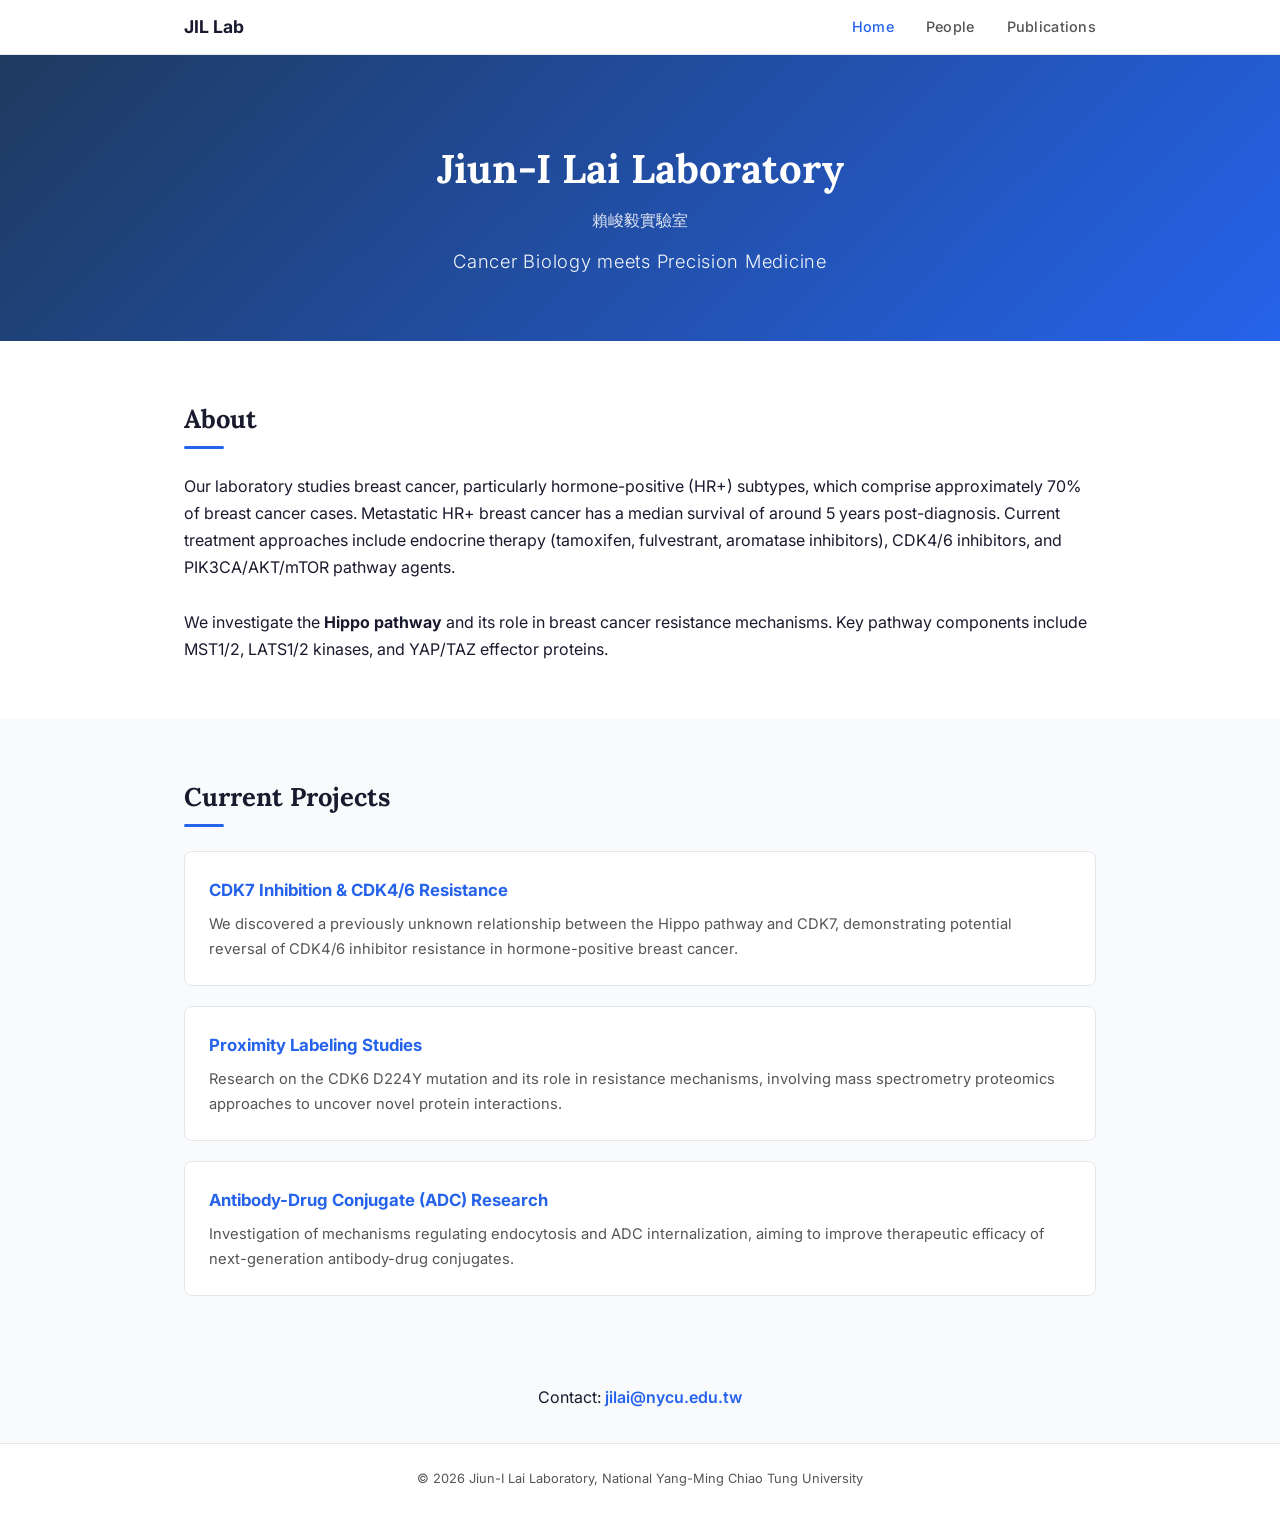
<file: index.html>
<!DOCTYPE html>
<html lang="en">
<head>
  <meta charset="UTF-8">
  <meta name="viewport" content="width=device-width, initial-scale=1.0">
  <title>Jiun-I Lai Laboratory 賴峻毅實驗室</title>
  <link rel="preconnect" href="https://fonts.googleapis.com">
  <link href="https://fonts.googleapis.com/css2?family=Inter:wght@300;400;500;600;700&family=Lora:wght@400;600;700&display=swap" rel="stylesheet">
  <link rel="stylesheet" href="assets/style.css">
</head>
<body>

<nav class="site-nav">
  <div class="nav-inner">
    <a href="index.html" class="nav-brand">JIL Lab</a>
    <ul class="nav-links">
      <li><a href="index.html" class="active">Home</a></li>
      <li><a href="people.html">People</a></li>
      <li><a href="publications.html">Publications</a></li>
    </ul>
  </div>
</nav>

<header class="hero">
  <h1>Jiun-I Lai Laboratory</h1>
  <p class="subtitle">賴峻毅實驗室</p>
  <p class="tagline">Cancer Biology meets Precision Medicine</p>
</header>

<section>
  <div class="container">
    <h2>About</h2>
    <p>Our laboratory studies breast cancer, particularly hormone-positive (HR+) subtypes, which comprise approximately 70% of breast cancer cases. Metastatic HR+ breast cancer has a median survival of around 5 years post-diagnosis. Current treatment approaches include endocrine therapy (tamoxifen, fulvestrant, aromatase inhibitors), CDK4/6 inhibitors, and PIK3CA/AKT/mTOR pathway agents.</p>
    <br>
    <p>We investigate the <strong>Hippo pathway</strong> and its role in breast cancer resistance mechanisms. Key pathway components include MST1/2, LATS1/2 kinases, and YAP/TAZ effector proteins.</p>
  </div>
</section>

<section>
  <div class="container">
    <h2>Current Projects</h2>
    <div class="research-grid">
      <div class="research-card">
        <h3>CDK7 Inhibition &amp; CDK4/6 Resistance</h3>
        <p>We discovered a previously unknown relationship between the Hippo pathway and CDK7, demonstrating potential reversal of CDK4/6 inhibitor resistance in hormone-positive breast cancer.</p>
      </div>
      <div class="research-card">
        <h3>Proximity Labeling Studies</h3>
        <p>Research on the CDK6 D224Y mutation and its role in resistance mechanisms, involving mass spectrometry proteomics approaches to uncover novel protein interactions.</p>
      </div>
      <div class="research-card">
        <h3>Antibody-Drug Conjugate (ADC) Research</h3>
        <p>Investigation of mechanisms regulating endocytosis and ADC internalization, aiming to improve therapeutic efficacy of next-generation antibody-drug conjugates.</p>
      </div>
    </div>
  </div>
</section>

<div class="contact-bar">
  <p>Contact: <a href="mailto:jilai@nycu.edu.tw">jilai@nycu.edu.tw</a></p>
</div>

<footer class="site-footer">
  &copy; 2026 Jiun-I Lai Laboratory, National Yang-Ming Chiao Tung University
</footer>

</body>
</html>
</file>
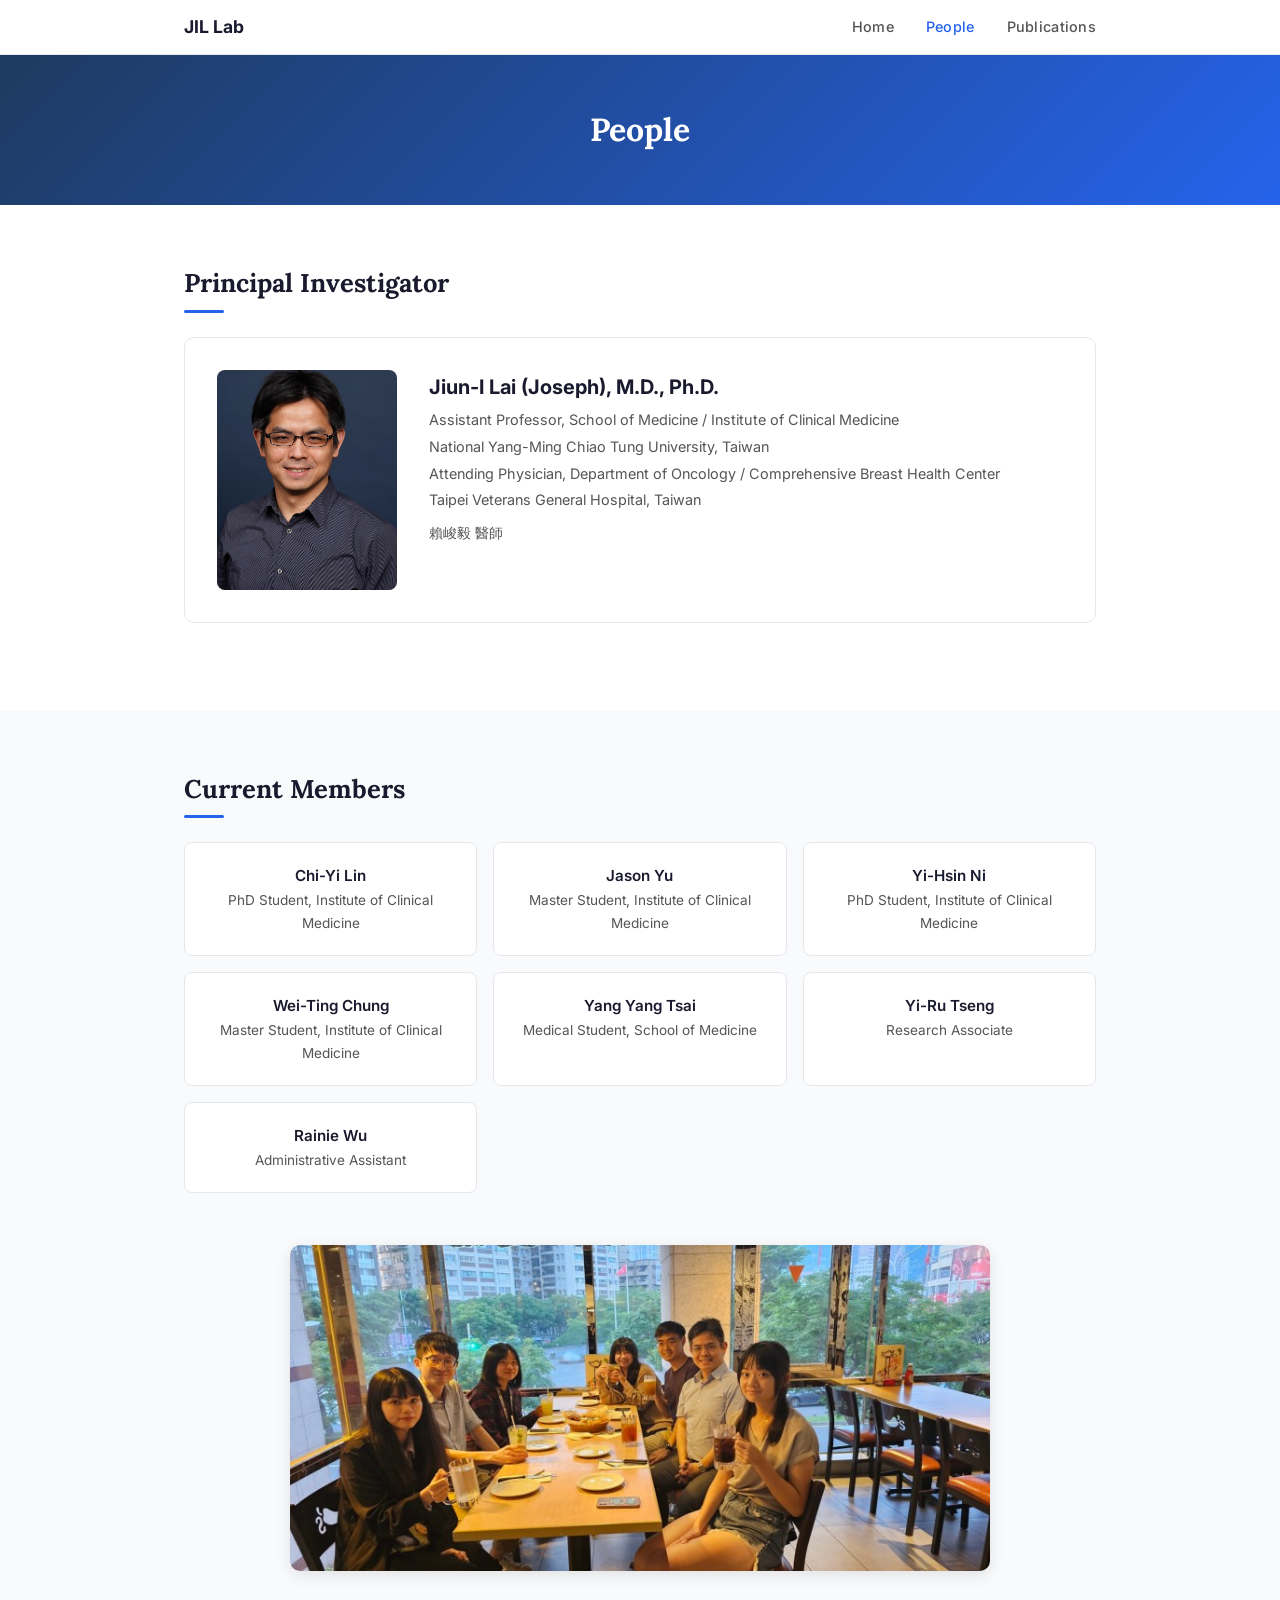
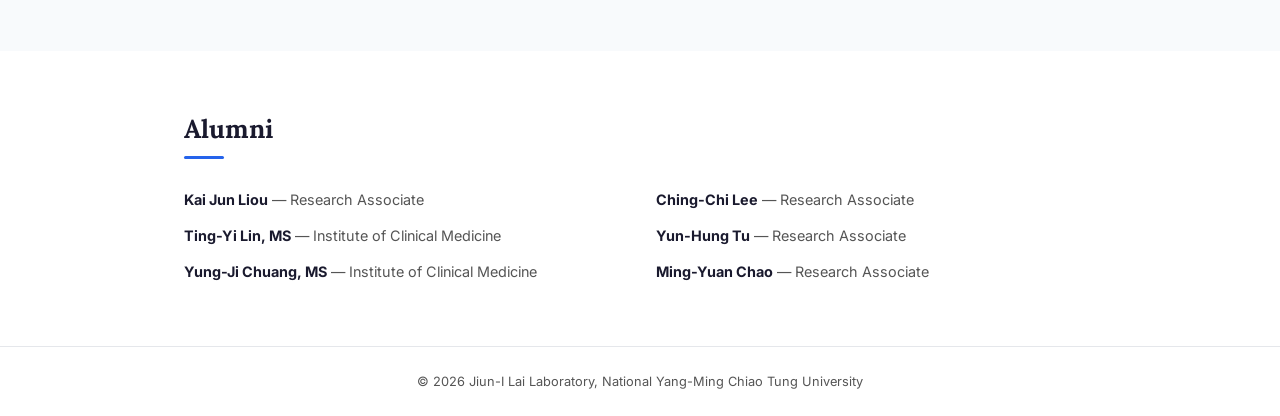
<file: people.html>
<!DOCTYPE html>
<html lang="en">
<head>
  <meta charset="UTF-8">
  <meta name="viewport" content="width=device-width, initial-scale=1.0">
  <title>People – Jiun-I Lai Laboratory</title>
  <link rel="preconnect" href="https://fonts.googleapis.com">
  <link href="https://fonts.googleapis.com/css2?family=Inter:wght@300;400;500;600;700&family=Lora:wght@400;600;700&display=swap" rel="stylesheet">
  <link rel="stylesheet" href="assets/style.css">
</head>
<body>

<nav class="site-nav">
  <div class="nav-inner">
    <a href="index.html" class="nav-brand">JIL Lab</a>
    <ul class="nav-links">
      <li><a href="index.html">Home</a></li>
      <li><a href="people.html" class="active">People</a></li>
      <li><a href="publications.html">Publications</a></li>
    </ul>
  </div>
</nav>

<header class="page-header">
  <h1>People</h1>
</header>

<section>
  <div class="container">
    <h2>Principal Investigator</h2>
    <div class="pi-card">
      <img src="assets/images/pi-photo.jpg" alt="Jiun-I Lai (Joseph)">
      <div>
        <h3>Jiun-I Lai (Joseph), M.D., Ph.D.</h3>
        <p class="role">Assistant Professor, School of Medicine / Institute of Clinical Medicine</p>
        <p class="role">National Yang-Ming Chiao Tung University, Taiwan</p>
        <p class="role">Attending Physician, Department of Oncology / Comprehensive Breast Health Center</p>
        <p class="role">Taipei Veterans General Hospital, Taiwan</p>
        <p class="role" style="margin-top:0.5rem;">賴峻毅 醫師</p>
      </div>
    </div>
  </div>
</section>

<section>
  <div class="container">
    <h2>Current Members</h2>
    <div class="members-grid">
      <div class="member-card">
        <p class="name">Chi-Yi Lin</p>
        <p class="title">PhD Student, Institute of Clinical Medicine</p>
      </div>
      <div class="member-card">
        <p class="name">Jason Yu</p>
        <p class="title">Master Student, Institute of Clinical Medicine</p>
      </div>
      <div class="member-card">
        <p class="name">Yi-Hsin Ni</p>
        <p class="title">PhD Student, Institute of Clinical Medicine</p>
      </div>
      <div class="member-card">
        <p class="name">Wei-Ting Chung</p>
        <p class="title">Master Student, Institute of Clinical Medicine</p>
      </div>
      <div class="member-card">
        <p class="name">Yang Yang Tsai</p>
        <p class="title">Medical Student, School of Medicine</p>
      </div>
      <div class="member-card">
        <p class="name">Yi-Ru Tseng</p>
        <p class="title">Research Associate</p>
      </div>
      <div class="member-card">
        <p class="name">Rainie Wu</p>
        <p class="title">Administrative Assistant</p>
      </div>
    </div>

    <br>
    <img src="assets/images/team-photo.jpg" alt="Lab team photo" class="team-photo">
  </div>
</section>

<section>
  <div class="container">
    <h2>Alumni</h2>
    <ul class="alumni-list">
      <li><strong>Kai Jun Liou</strong> — Research Associate</li>
      <li><strong>Ting-Yi Lin, MS</strong> — Institute of Clinical Medicine</li>
      <li><strong>Yung-Ji Chuang, MS</strong> — Institute of Clinical Medicine</li>
      <li><strong>Ching-Chi Lee</strong> — Research Associate</li>
      <li><strong>Yun-Hung Tu</strong> — Research Associate</li>
      <li><strong>Ming-Yuan Chao</strong> — Research Associate</li>
    </ul>
  </div>
</section>

<footer class="site-footer">
  &copy; 2026 Jiun-I Lai Laboratory, National Yang-Ming Chiao Tung University
</footer>

</body>
</html>
</file>
<file: assets/style.css>
/* ===== Reset & Base ===== */
*, *::before, *::after { box-sizing: border-box; margin: 0; padding: 0; }

:root {
  --color-bg: #ffffff;
  --color-text: #1a1a2e;
  --color-muted: #555;
  --color-accent: #2563eb;
  --color-accent-light: #dbeafe;
  --color-border: #e5e7eb;
  --color-section-alt: #f8fafc;
  --font-sans: 'Inter', system-ui, -apple-system, sans-serif;
  --font-serif: 'Lora', Georgia, serif;
  --max-width: 960px;
}

html { scroll-behavior: smooth; }

body {
  font-family: var(--font-sans);
  color: var(--color-text);
  background: var(--color-bg);
  line-height: 1.7;
  font-size: 16px;
}

a { color: var(--color-accent); text-decoration: none; }
a:hover { text-decoration: underline; }

img { max-width: 100%; height: auto; display: block; }

/* ===== Navigation ===== */
.site-nav {
  position: sticky;
  top: 0;
  z-index: 100;
  background: rgba(255,255,255,0.95);
  backdrop-filter: blur(8px);
  border-bottom: 1px solid var(--color-border);
}

.nav-inner {
  max-width: var(--max-width);
  margin: 0 auto;
  display: flex;
  align-items: center;
  justify-content: space-between;
  padding: 0.75rem 1.5rem;
}

.nav-brand {
  font-weight: 700;
  font-size: 1.1rem;
  color: var(--color-text);
  text-decoration: none;
}

.nav-brand:hover { text-decoration: none; color: var(--color-accent); }

.nav-links { display: flex; gap: 2rem; list-style: none; }

.nav-links a {
  color: var(--color-muted);
  font-size: 0.9rem;
  font-weight: 500;
  letter-spacing: 0.02em;
  transition: color 0.2s;
}

.nav-links a:hover, .nav-links a.active {
  color: var(--color-accent);
  text-decoration: none;
}

/* ===== Hero (Home) ===== */
.hero {
  background: linear-gradient(135deg, #1e3a5f 0%, #2563eb 100%);
  color: #fff;
  padding: 5rem 1.5rem 4rem;
  text-align: center;
}

.hero h1 {
  font-family: var(--font-serif);
  font-size: 2.5rem;
  font-weight: 700;
  margin-bottom: 0.25rem;
}

.hero .subtitle {
  font-size: 1rem;
  opacity: 0.85;
  margin-bottom: 0.75rem;
}

.hero .tagline {
  font-size: 1.15rem;
  font-weight: 300;
  opacity: 0.95;
  letter-spacing: 0.04em;
}

/* ===== Content Sections ===== */
.container {
  max-width: var(--max-width);
  margin: 0 auto;
  padding: 0 1.5rem;
}

section {
  padding: 3.5rem 0;
}

section:nth-child(even) {
  background: var(--color-section-alt);
}

section h2 {
  font-family: var(--font-serif);
  font-size: 1.6rem;
  margin-bottom: 1.5rem;
  position: relative;
  padding-bottom: 0.5rem;
}

section h2::after {
  content: '';
  position: absolute;
  left: 0;
  bottom: 0;
  width: 40px;
  height: 3px;
  background: var(--color-accent);
  border-radius: 2px;
}

.text-center h2::after { left: 50%; transform: translateX(-50%); }

/* ===== Research Cards ===== */
.research-grid {
  display: grid;
  grid-template-columns: 1fr;
  gap: 1.25rem;
}

.research-card {
  background: #fff;
  border: 1px solid var(--color-border);
  border-radius: 8px;
  padding: 1.5rem;
  transition: box-shadow 0.2s;
}

.research-card:hover {
  box-shadow: 0 4px 12px rgba(0,0,0,0.08);
}

.research-card h3 {
  font-size: 1.05rem;
  margin-bottom: 0.5rem;
  color: var(--color-accent);
}

.research-card p {
  font-size: 0.92rem;
  color: var(--color-muted);
  line-height: 1.65;
}

/* ===== People Page ===== */
.page-header {
  background: linear-gradient(135deg, #1e3a5f 0%, #2563eb 100%);
  color: #fff;
  padding: 3rem 1.5rem;
  text-align: center;
}

.page-header h1 {
  font-family: var(--font-serif);
  font-size: 2rem;
}

.pi-card {
  display: flex;
  gap: 2rem;
  align-items: flex-start;
  background: #fff;
  border: 1px solid var(--color-border);
  border-radius: 10px;
  padding: 2rem;
  margin-bottom: 2rem;
}

.pi-card img {
  width: 180px;
  height: 220px;
  object-fit: cover;
  border-radius: 8px;
  flex-shrink: 0;
}

.pi-card h3 { font-size: 1.25rem; margin-bottom: 0.25rem; }
.pi-card .role { color: var(--color-muted); font-size: 0.9rem; margin-bottom: 0.15rem; }

.members-grid {
  display: grid;
  grid-template-columns: repeat(auto-fill, minmax(220px, 1fr));
  gap: 1rem;
}

.member-card {
  background: #fff;
  border: 1px solid var(--color-border);
  border-radius: 8px;
  padding: 1.25rem;
  text-align: center;
}

.member-card .name { font-weight: 600; font-size: 0.95rem; }
.member-card .title { color: var(--color-muted); font-size: 0.85rem; }

.alumni-list {
  list-style: none;
  columns: 2;
  gap: 2rem;
}

.alumni-list li {
  padding: 0.35rem 0;
  font-size: 0.9rem;
  color: var(--color-muted);
  break-inside: avoid;
}

.alumni-list li strong { color: var(--color-text); }

/* ===== Team Photo ===== */
.team-photo {
  border-radius: 10px;
  margin: 1.5rem auto;
  max-width: 700px;
  box-shadow: 0 4px 16px rgba(0,0,0,0.1);
}

/* ===== Publications ===== */
.pub-year {
  font-family: var(--font-serif);
  font-size: 1.2rem;
  font-weight: 700;
  color: var(--color-accent);
  margin-top: 2rem;
  margin-bottom: 0.75rem;
  padding-bottom: 0.3rem;
  border-bottom: 2px solid var(--color-accent-light);
}

.pub-year:first-of-type { margin-top: 0; }

.pub-list { list-style: none; }

.pub-list li {
  padding: 0.75rem 0;
  border-bottom: 1px solid var(--color-border);
  font-size: 0.9rem;
  line-height: 1.6;
}

.pub-list li:last-child { border-bottom: none; }

.pub-list .pub-title {
  font-weight: 600;
  color: var(--color-text);
}

.pub-list .pub-journal {
  font-style: italic;
  color: var(--color-muted);
}

.pub-list .pub-doi a {
  font-size: 0.82rem;
}

/* ===== Contact ===== */
.contact-bar {
  text-align: center;
  padding: 2rem 1.5rem;
  background: var(--color-section-alt);
}

.contact-bar a { font-weight: 600; }

/* ===== Footer ===== */
.site-footer {
  text-align: center;
  padding: 1.5rem;
  font-size: 0.8rem;
  color: var(--color-muted);
  border-top: 1px solid var(--color-border);
}

/* ===== Responsive ===== */
@media (max-width: 640px) {
  .hero h1 { font-size: 1.8rem; }
  .pi-card { flex-direction: column; align-items: center; text-align: center; }
  .pi-card img { width: 140px; height: 180px; }
  .alumni-list { columns: 1; }
  .nav-links { gap: 1rem; }
}
</file>
